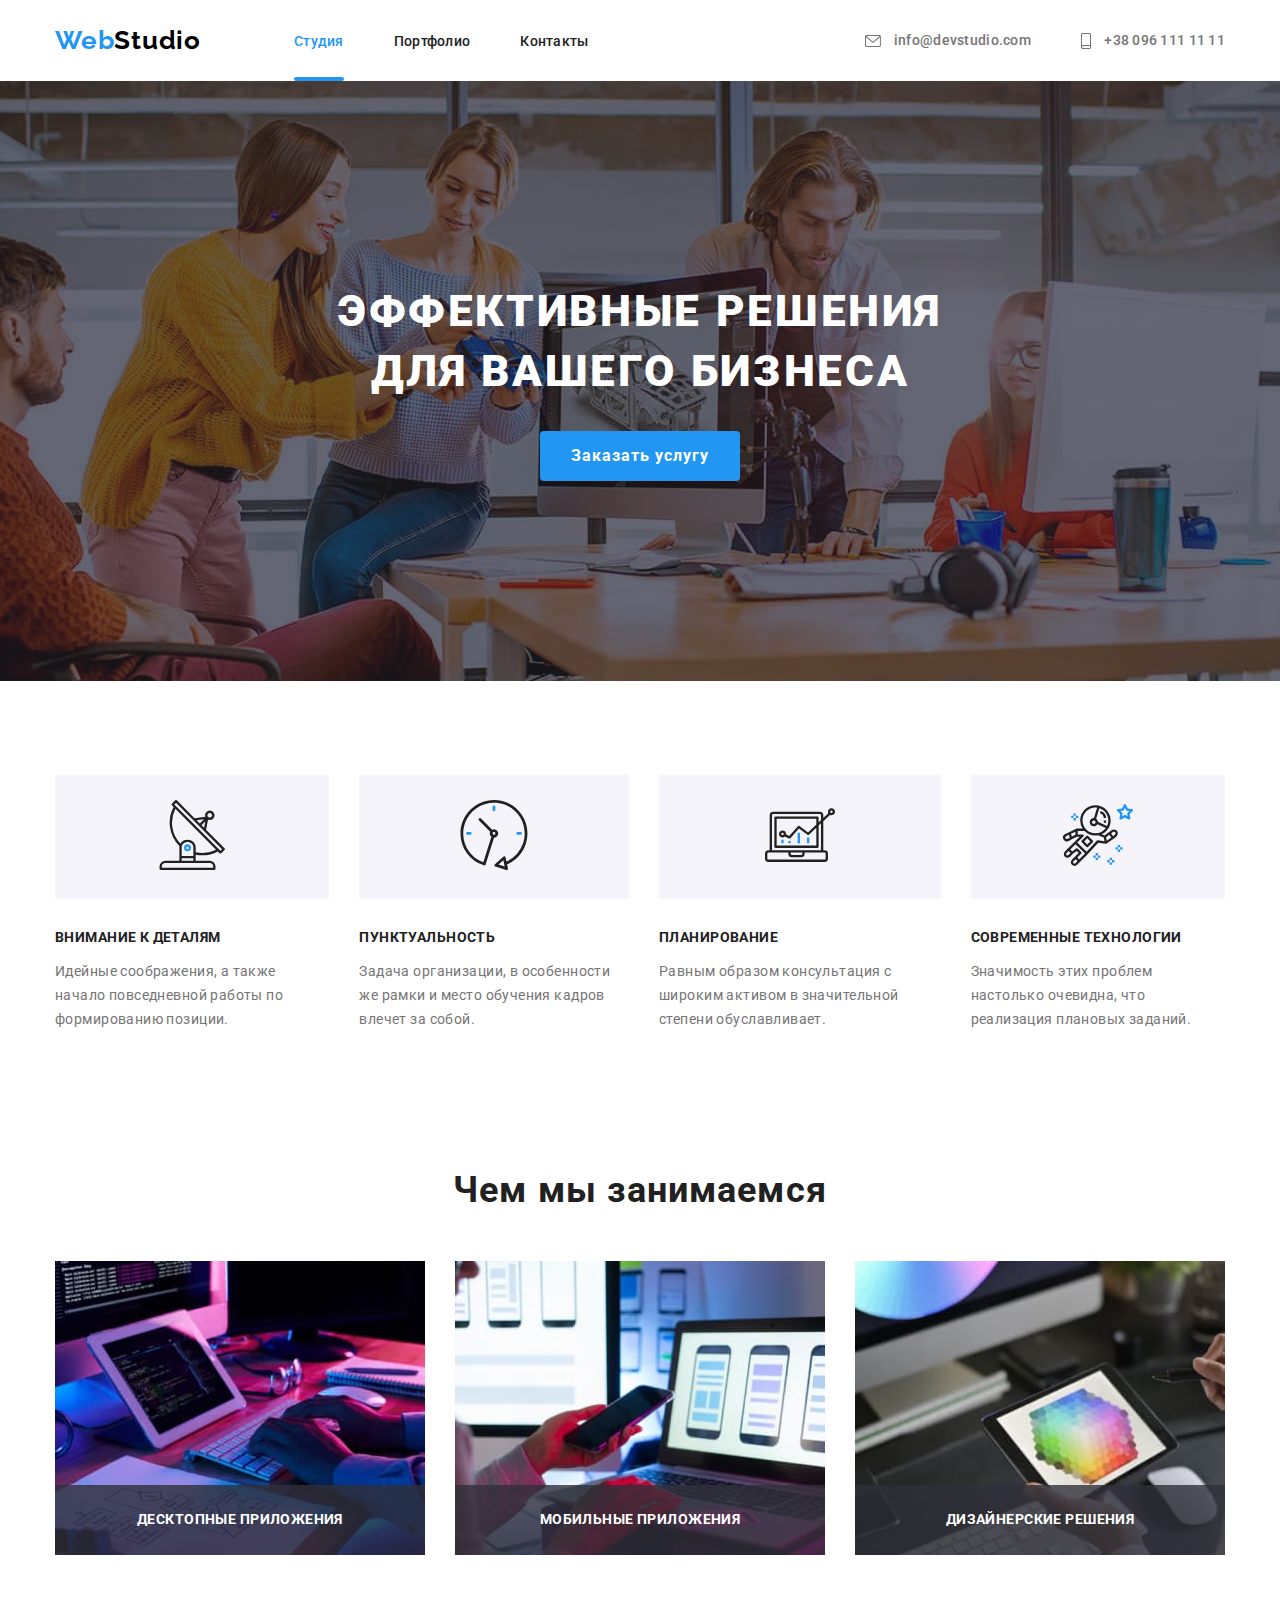
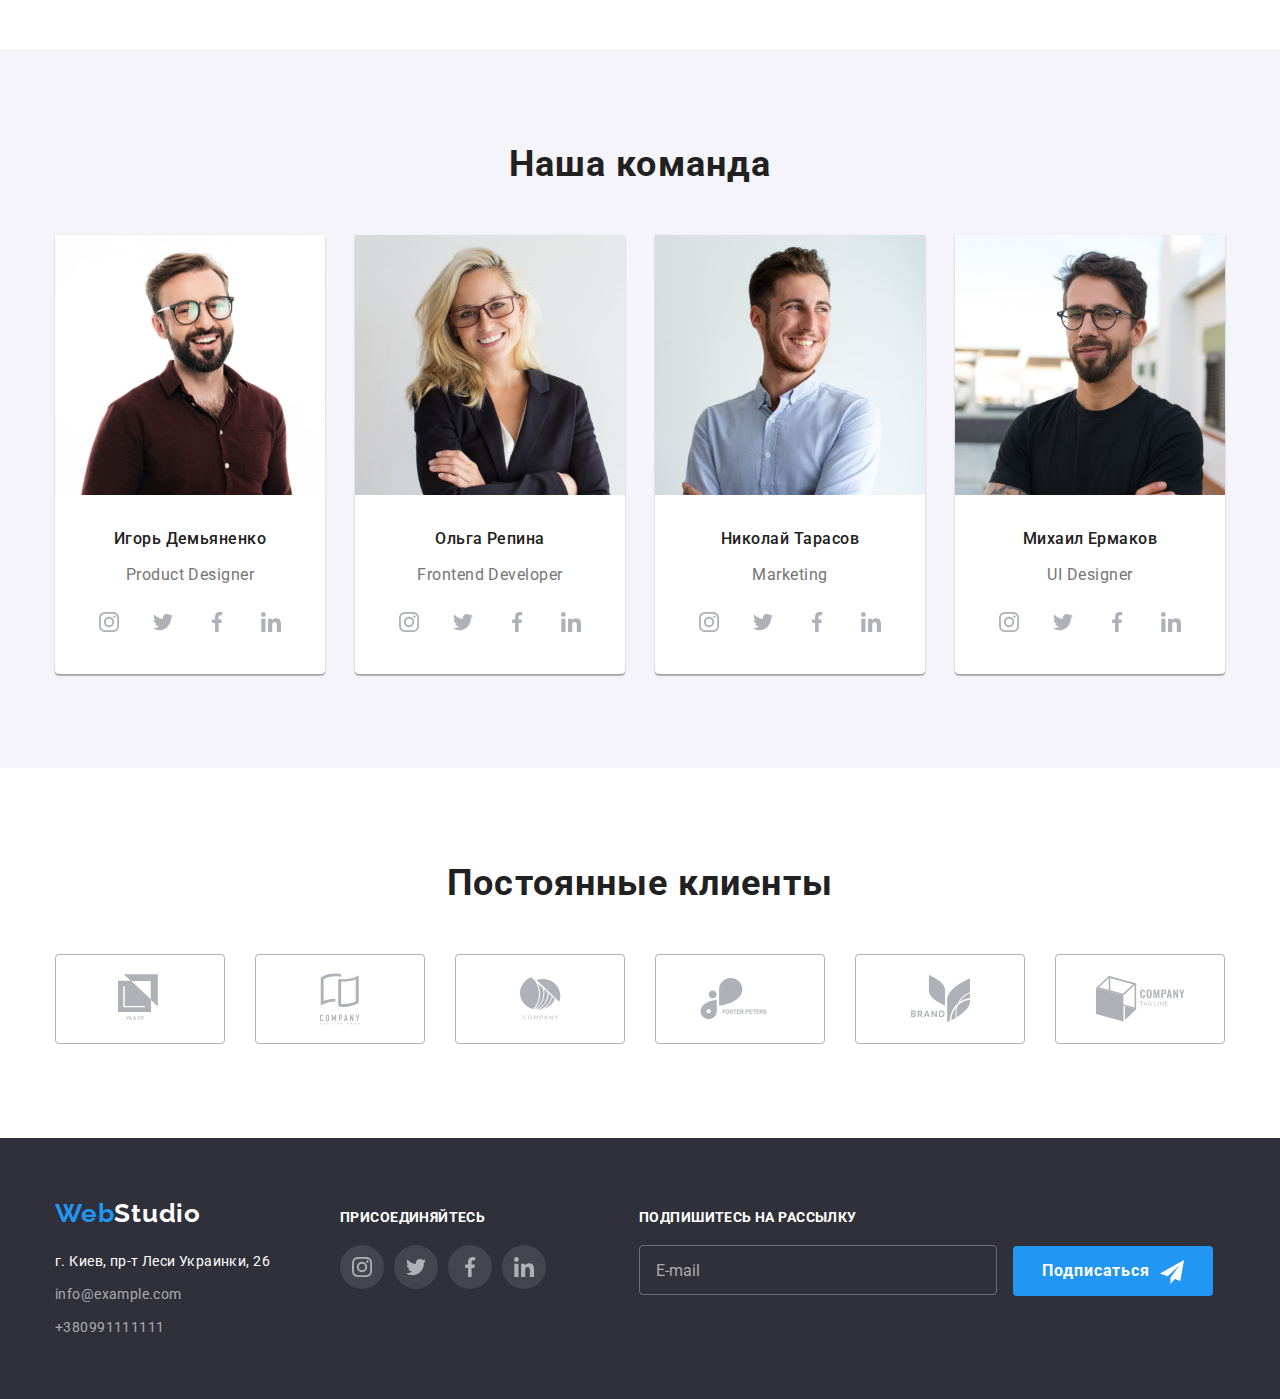
<file: index.html>
<!DOCTYPE html>
<html lang="ru">
  <head>
    <meta charset="UTF-8" />
    <meta name="viewport" content="width=device-width, initial-scale=1.0" />
    <title>WebStudio</title>
    <link
      rel="stylesheet"
      href="https://cdnjs.cloudflare.com/ajax/libs/modern-normalize/0.7.0/modern-normalize.min.css"
    />
    <link rel="stylesheet" href="./css/styles.css" />
    <link
      href="https://fonts.googleapis.com/css2?family=Raleway:wght@700&family=Roboto:wght@500&display=swap"
      rel="stylesheet"
    />
  </head>
  <body>
    <header>
      <div class="container">
        <nav class="navigation">
          <a class="header-logo link" href="./index.html"><span class="logo-blue link">Web</span>Studio</a>
          <ul class="nav-list list">
            <li class="nav-item">
              <a class="nav-item current link" href="./index.html">Студия</a>
            </li>
            <li class="nav-item">
              <a class="nav-item link" href="./portfolio.html">Портфолио</a>
            </li>
            <li class="nav-item link">
              <a class="nav-item link" href="#!">Контакты</a>
            </li>
          </ul>
          <ul class="contacts-list list"> 
          <li class="contacts-item">
            <a class="contacts-item link" href="mailto:info@devstudio.com">
              <svg class="icon-mail">
                <use href="./img/sprite.svg#icon-mail"></use>
              </svg>
              info@devstudio.com</a>
          </li>
          <li class="contacts-item">
            <a class="contacts-item link" href="tel:+380961111111">
              <svg class="icon-phone">
                <use href="./img/sprite.svg#icon-smartphone"></use>
              </svg>
              +38 096 111 11 11</a>
          </li>
        </ul>
        </nav>
      </div>
    </header>
    <main>
      <section class="banner">
          <h1 class="banner-heading">Эффективные решения для вашего бизнеса</h1>
          <!-- <button class="banner-button link" data-modal-open>Заказать услугу</button> -->
          <a href="#!" class="banner-button link" data-modal-open>Заказать услугу</a>
      </section>
      
      <section class="feature-section">
        <div class="container">
          <ul class="feature-list list">
            <li class="feature-item">
              <div class="feature-background"> 
                <svg class="feature-icon">
                    <use href="./img/sprite.svg#icon-antenna"></use>
                </svg>
              </div>
              <h3 class="feature-heading">Внимание к деталям</h3>
              <p class="feature-description">
                Идейные соображения, а также начало повседневной работы по формированию позиции.
              </p>
            </li>
            <li class="feature-item">
              <div class="feature-background"> 
                <svg class="feature-icon">
                    <use href="./img/sprite.svg#icon-clock"></use>
                </svg>
              </div>
              <h3 class="feature-heading">Пунктуальность</h3>
              <p class="feature-description">
                Задача организации, в особенности же рамки и место обучения кадров влечет за собой.
              </p>
            </li>
            <li class="feature-item">
              <div class="feature-background"> 
                <svg class="feature-icon">
                  <use href="./img/sprite.svg#icon-diagram"></use>
                </svg>
              </div>
              <h3 class="feature-heading">Планирование</h3>
              <p class="feature-description">
                Равным образом консультация с широким активом в значительной степени обуславливает.
              </p>
            </li>
            <li class="feature-item">
              <div class="feature-background"> 
                <svg class="feature-icon">
                  <use href="./img/sprite.svg#icon-astronaut"></use>
                </svg>
              </div>
              <h3 class="feature-heading">Современные технологии</h3>
              <p class="feature-description">
                Значимость этих проблем настолько очевидна, что реализация плановых заданий.
              </p>
            </li>
          </ul>
        </div>
      </section>

      <section class="job-section">
        <div class="container">
          <h2 class="job-heading">Чем мы занимаемся</h2>
          <ul class="job-item">
            <li class="job-item list"> 
              <a href="#!"><img src="./img/img1.jpg" alt="Десктопные приложения" width="370" />                             
                <div class="job-label">
                  <h3 class="job-name">Десктопные приложения</h3>
                </div>
              </a>
            </li>
            <li class="job-item list"> <a href="#!"><img src="./img/img2.jpg" alt="Мобильные приложения" width="370" />
             <div class="job-label">
                  <h3 class="job-name">Мобильные приложения</h3>
                </div>
            </a>
            </li>
            <li class="job-item list"> <a href="#!"><img src="./img/img3.jpg" alt="Дизайнерские решения" width="370" />
             <div class="job-label">
                  <h3 class="job-name">Дизайнерские решения</h3>
                </div>
            </a>
            </li>
          </ul>
        </div>
      </section>

      <section class="team-section">
        <div class="container">
          <h2 class="team-heading">Наша команда</h2>
          <ul class="team-worker list">
            <li class="team-list">
              <img src="./img/team1.jpg" alt="Product Designer" width="270" />
              <h3 class="team-name">Игорь Демьяненко</h3>
              <p class="team-function">Product Designer</p>
              <ul class="socials list">
                <li class="socials-item">
                  <a href="#!" class="socials-link">
                    <svg class="socials-icon">
                      <use href="./img/sprite.svg#icon-instagram"></use>
                    </svg>
                  </a>
                </li>
                <li class="socials-item">
                  <a href="#!" class="socials-link">
                    <svg class="socials-icon">
                      <use href="./img/sprite.svg#icon-twitter"></use>
                    </svg>
                  </a>
                </li>
                <li class="socials-item">
                  <a href="#!" class="socials-link">
                    <svg class="socials-icon">
                      <use href="./img/sprite.svg#icon-facebook"></use>
                    </svg>
                  </a>
                </li>
                <li class="socials-item">
                  <a href="#!" class="socials-link">
                    <svg class="socials-icon">
                      <use href="./img/sprite.svg#icon-linkedin"></use>
                    </svg>
                  </a>
                </li>
              </ul>
            </li>
            <li class="team-list">
              <img src="./img/team2.jpg" alt="Frontend Developer" width="270" />
              <h3 class="team-name">Ольга Репина</h3>
              <p class="team-function">Frontend Developer</p>
              <ul class="socials list">
                <li class="socials-item">
                  <a href="#!" class="socials-link">
                    <svg class="socials-icon">
                      <use href="./img/sprite.svg#icon-instagram"></use>
                    </svg>
                  </a>
                </li>
                <li class="socials-item">
                  <a href="#!" class="socials-link">
                    <svg class="socials-icon">
                      <use href="./img/sprite.svg#icon-twitter"></use>
                    </svg>
                  </a>
                </li>
                <li class="socials-item">
                  <a href="#!" class="socials-link">
                    <svg class="socials-icon">
                      <use href="./img/sprite.svg#icon-facebook"></use>
                    </svg>
                  </a>
                </li>
                <li class="socials-item">
                  <a href="#!" class="socials-link">
                    <svg class="socials-icon">
                      <use href="./img/sprite.svg#icon-linkedin"></use>
                    </svg>
                  </a>
                </li>
              </ul>
            </li>
            <li class="team-list">
              <img src="./img/team3.jpg" alt="Marketing" width="270" />
              <h3 class="team-name">Николай Тарасов</h3>
              <p class="team-function">Marketing</p>
              <ul class="socials list">
                <li class="socials-item">
                  <a href="#!" class="socials-link">
                    <svg class="socials-icon">
                      <use href="./img/sprite.svg#icon-instagram"></use>
                    </svg>
                  </a>
                </li>
                <li class="socials-item">
                  <a href="#!" class="socials-link">
                    <svg class="socials-icon">
                      <use href="./img/sprite.svg#icon-twitter"></use>
                    </svg>
                  </a>
                </li>
                <li class="socials-item">
                  <a href="#!" class="socials-link">
                    <svg class="socials-icon">
                      <use href="./img/sprite.svg#icon-facebook"></use>
                    </svg>
                  </a>
                </li>
                <li class="socials-item">
                  <a href="#!" class="socials-link">
                    <svg class="socials-icon">
                      <use href="./img/sprite.svg#icon-linkedin"></use>
                    </svg>
                  </a>
                </li>
              </ul>
            </li>
            <li class="team-list">
              <img src="./img/team4.jpg" alt="UI Designer" width="270" />
              <h3 class="team-name">Михаил Ермаков</h3>
              <p class="team-function">UI Designer</p>
              <ul class="socials list">
                <li class="socials-item">
                  <a href="#!" class="socials-link">
                    <svg class="socials-icon">
                      <use href="./img/sprite.svg#icon-instagram"></use>
                    </svg>
                  </a>
                </li>
                <li class="socials-item">
                  <a href="#!" class="socials-link">
                    <svg class="socials-icon">
                      <use href="./img/sprite.svg#icon-twitter"></use>
                    </svg>
                  </a>
                </li>
                <li class="socials-item">
                  <a href="#!" class="socials-link">
                    <svg class="socials-icon">
                      <use href="./img/sprite.svg#icon-facebook"></use>
                    </svg>
                  </a>
                </li>
                <li class="socials-item">
                  <a href="#!" class="socials-link">
                    <svg class="socials-icon">
                      <use href="./img/sprite.svg#icon-linkedin"></use>
                    </svg>
                  </a>
                </li>
              </ul>
            </li>
          </ul>
        </div>
      </section>

      <section class="clients-section">
        <div class="container">
          <h2 class="team-heading">Постоянные клиенты</h2>
          <ul class="flex list">
            <li class="clients-item">
              <a href="#!" class="clients-link">
                <svg class="clients-icon" width="44" height="49">
                  <use href="./img/sprite.svg#icon-logo1"></use>
                </svg>
              </a>
            </li>
            <li class="clients-item">
              <a href="#!" class="clients-link">
                <svg class="clients-icon" width="40" height="52">
                  <use href="./img/sprite.svg#icon-logo2" ></use>
                </svg>
              </a>
            </li>
            <li class="clients-item">
              <a href="#!" class="clients-link">
                <svg class="clients-icon" width="41" height="43">
                  <use href="./img/sprite.svg#icon-logo3"></use>
                </svg>
              </a>
            </li>
            <li class="clients-item">
              <a href="#!" class="clients-link">
                <svg class="clients-icon" width="80" height="42">
                  <use href="./img/sprite.svg#icon-logo4"></use>
                </svg>
              </a>
            </li>
            <li class="clients-item">
              <a href="#!" class="clients-link">
                <svg class="clients-icon" width="59" height="47">
                  <use href="./img/sprite.svg#icon-logo5"></use>
                </svg>
              </a>
            </li>
            <li class="clients-item">
              <a href="#!" class="clients-link">
                <svg class="clients-icon" width="89" height="46">
                  <use href="./img/sprite.svg#icon-logo6"></use>
                </svg>
              </a>
            </li>
          </ul>
          </div>
        </section>
    </main>

    <footer class="footer">
      <div class="flex container">
        <div>
          <a class="logo-white link" href="./index.html"><span class="logo-blue link">Web</span>Studio</a>
          <address class="footer-group">
            <p class="footer-address">г. Киев, пр-т Леси Украинки, 26</p>
            <a class="footer-contacts link" href="mailto:info@example.com">info@example.com</a>
            <a class="footer-contacts link" href="tel:+380991111111">+380991111111</a>
          </address>
        </div>
        <div class="footer-socials">
          <h3 class="footer-heading">присоединяйтесь</h3>
          <ul class="flex list">
            <li class="socials-item">
              <a href="#!" class="socials-link footer-socials-bckgr">
                <svg class="socials-icon footer-icon">
                  <use href="./img/sprite.svg#icon-instagram"></use>
                </svg>
              </a>
            </li>
            <li class="socials-item">
              <a href="#!" class="socials-link footer-socials-bckgr">
                <svg class="socials-icon footer-icon">
                  <use href="./img/sprite.svg#icon-twitter"></use>
                </svg>
              </a>
            </li>
            <li class="socials-item">
              <a href="#!" class="socials-link footer-socials-bckgr">
                <svg class="socials-icon footer-icon">
                  <use href="./img/sprite.svg#icon-facebook"></use>
                </svg>
              </a>
            </li>
            <li class="socials-item">
              <a href="#!" class="socials-link footer-socials-bckgr">
                <svg class="socials-icon footer-icon">
                  <use href="./img/sprite.svg#icon-linkedin"></use>
                </svg>
              </a>
            </li>
          </ul>
        </div>
        <form class="subscribe">
          <h3 class="subscribe-title">Подпишитесь на рассылку</h3>
          <input type="email" name="subscribe-email" class="subscribe-input" placeholder="E-mail">
          <button type="submit" class="button subscribe-button">Подписаться</button>
        </form> 
      </div>
    </footer>

    <!-- modal win -->
    <div class="backdrop is-hidden" data-modal>
      <div class="modal">
        <button class="close-button" data-modal-close>
          <svg class="close-icon" width="18">
            <use href="./img/sprite.svg#modal-close"></use>
          </svg>
        </button>
        <h3 class="modal-title">Оставьте свои данные, мы вам перезвоним</h3>
          <form action="#" method="POST">
            <label class="form-label">
              Имя
              <input type="text" name="user-name" class="form-input">
              <svg class="form-icon">
                <use href="./img/sprite.svg#modal-person"></use>
              </svg>
            </label>
            <label class="form-label">
              Телефон
              <input type="tel" name="user-tel" class="form-input">
              <svg class="form-icon">
                <use href="./img/sprite.svg#modal-phone"></use>
              </svg>
            </label>
            <label class="form-label">
              Почта
              <input type="email" name="user-email" class="form-input">
              <svg class="form-icon">
                <use href="./img/sprite.svg#modal-email"></use>
              </svg>
            </label>
            <label class="form-comment">
              Комментарий
              <textarea name="comment" class="form-input comment-input" placeholder="Введите текст"></textarea>
            </label>
            <label class="checkbox">
              <input type="checkbox" name="agreement" class="checkbox visually-hidden">
              <span class="checkbox-icon"></span>
                Соглашаюсь с рассылкой и принимаю <a href="#!" class="checkbox-link">Условия договора</a>
            </label>
            <button type="submit" class="form-button">Отправить</button>
          </form>
      </div>
    </div>
    <script src="./js/modal.js"></script>
  </body>
</html>
</file>
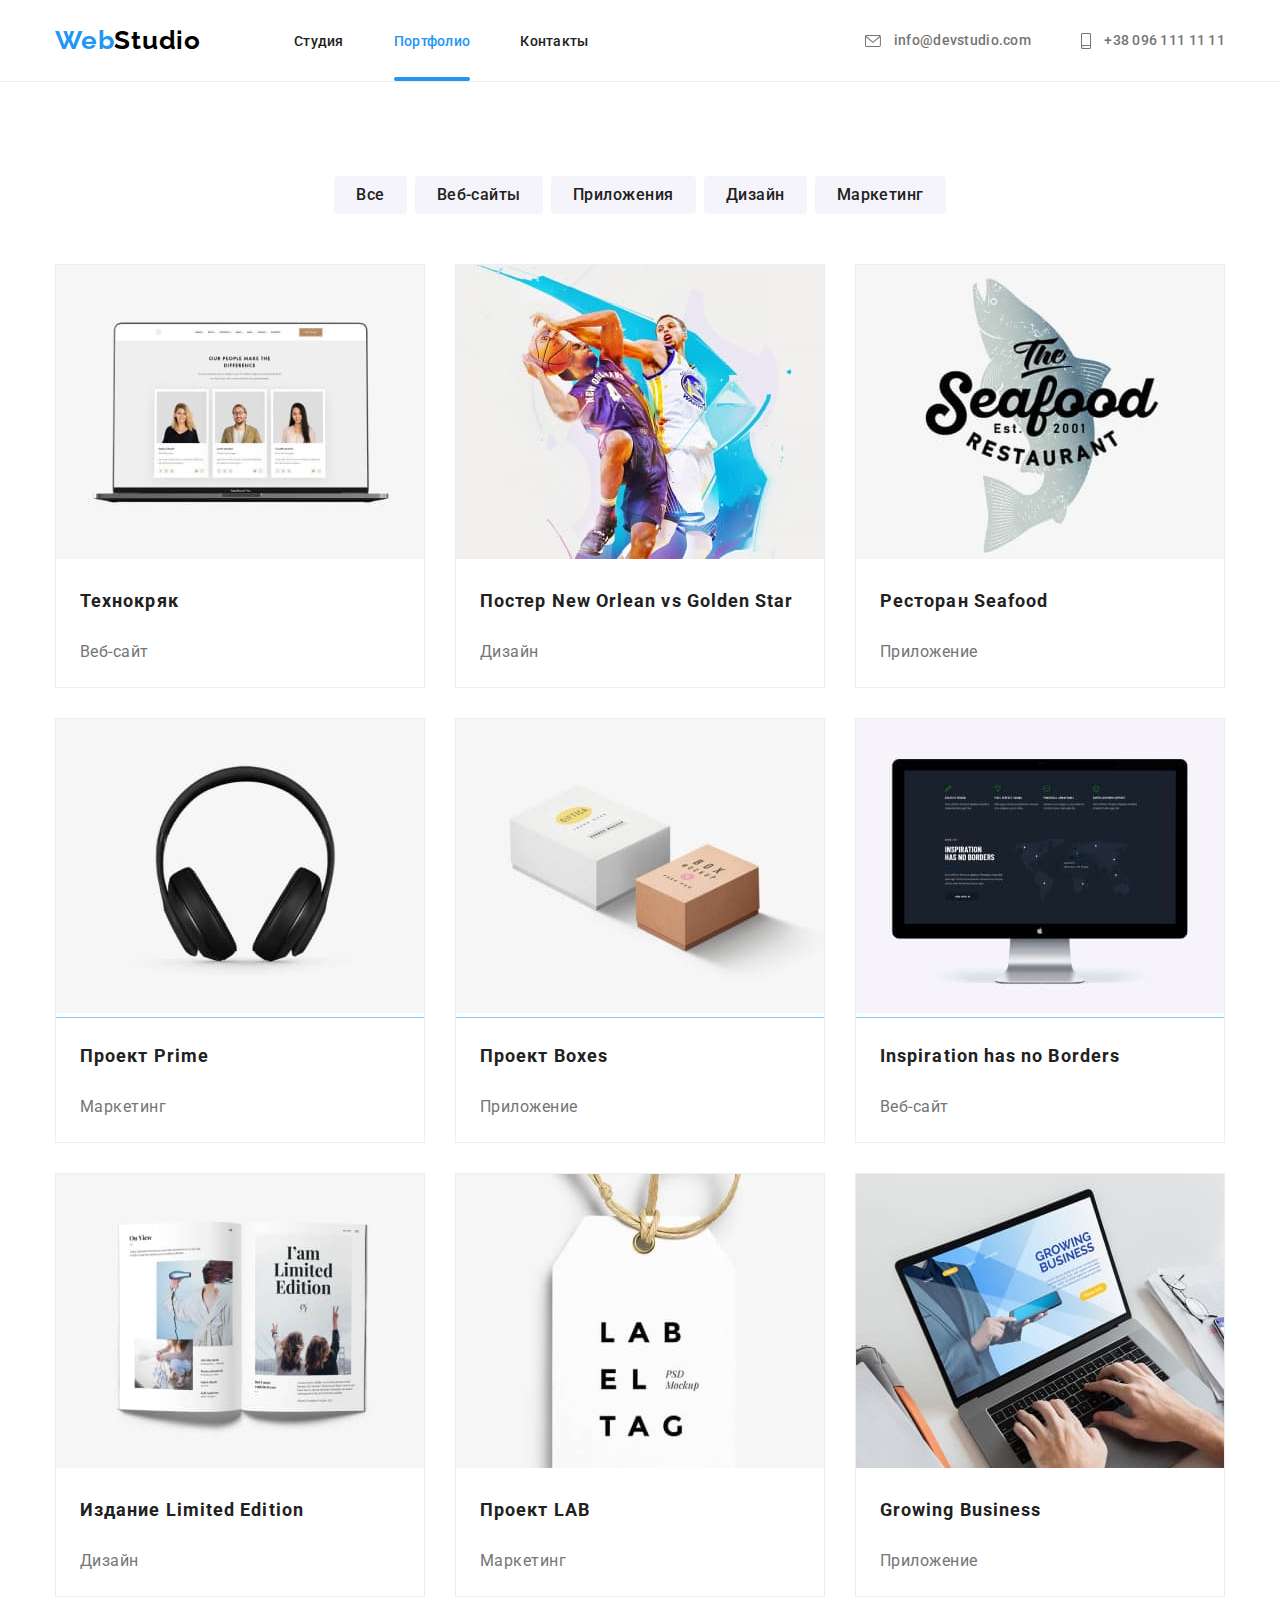
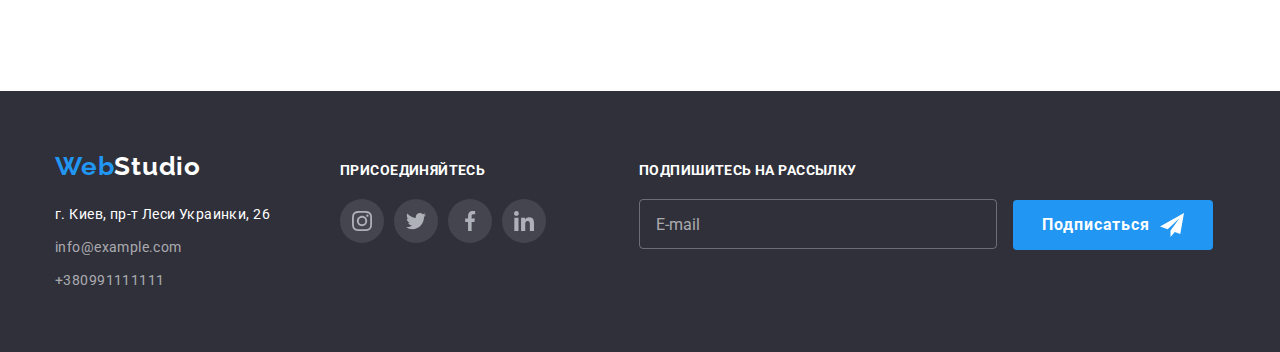
<file: portfolio.html>
<!DOCTYPE html>
<html lang="ru">
  <head>
    <meta charset="UTF-8" />
    <meta name="viewport" content="width=device-width, initial-scale=1.0" />
    <title>WebStudio</title>
    <link
      rel="stylesheet"
      href="https://cdnjs.cloudflare.com/ajax/libs/modern-normalize/0.7.0/modern-normalize.min.css"
    />
    <link rel="stylesheet" href="./css/styles.css" />
    <link
      href="https://fonts.googleapis.com/css2?family=Raleway:wght@700&family=Roboto:wght@500&display=swap"
      rel="stylesheet"
    />
  </head>
  <body>
    <header class="header">
      <div class="container">
        <nav class="navigation">
          <a class="header-logo link" href="./index.html"><span class="logo-blue link">Web</span>Studio</a>
          <ul class="nav-list list">
            <li class="nav-item">
              <a class="nav-item link" href="./index.html">Студия</a>
            </li>
            <li class="nav-item">
              <a class="nav-item current link" href="./portfolio.html">Портфолио</a>
            </li>
            <li class="nav-item link">
              <a class="nav-item link" href="#!">Контакты</a>
            </li>
          </ul>
          <ul class="contacts-list list"> 
          <li class="contacts-item">
            <a class="contacts-item link" href="mailto:info@devstudio.com">
              <svg class="icon-mail">
                <use href="./img/sprite.svg#icon-mail"></use>
              </svg>
              info@devstudio.com</a>
          </li>
          <li class="contacts-item">
            <a class="contacts-item link" href="tel:+380961111111">
              <svg class="icon-phone">
                <use href="./img/sprite.svg#icon-smartphone"></use>
              </svg>
              +38 096 111 11 11</a>
          </li>
        </ul>
        </nav>
      </div>
    </header>
    <main>
      <section class="porfolio-section">
        <div class="container">
          <div class="portfolio-switcher">
            <button class="portfolio-button" type="button">Все</button>
            <button class="portfolio-button" type="button">Веб-сайты</button>
            <button class="portfolio-button" type="button">Приложения</button>
            <button class="portfolio-button" type="button">Дизайн</button>
            <button class="portfolio-button" type="button">Маркетинг</button>
          </div>
          <ul class="portfolio-section list"> 
              <li class="site-card">
                <a class="link" href="#!">
                  <div class="site-thumb">
                    <img src="./img/proj1.jpg" alt="Технокряк" width="370" />
                    <div class=thumb-overlay>
                      <p class="thumb-overlay-text">Технокряк это современная площадка распространения коронавируса. Компании используют эту платформу для цифрового шпионажа и атак на защищённые сервера конкурентов.</p>  
                    </div>
                  </div>
                  <div class="site-description">
                    <h3 class="site-name">Технокряк</h3>
                    <p class="site-type">Веб-сайт</p>
                  </div>
                </a>
              </li>
              <li class="site-card">
                <a class="link" href="#!">
                  <div class="site-thumb">
                    <img src="./img/proj2.jpg" alt="Постер New Orlean vs Golden Star" width="370" />
                    <div class=thumb-overlay>
                      <p class="thumb-overlay-text">New Orlean это современная площадка распространения коронавируса. Компании используют эту платформу для цифрового шпионажа и атак на защищённые сервера конкурентов.</p>  
                    </div>
                  </div>                  
                  <div class="site-description">
                    <h3 class="site-name">Постер New Orlean vs Golden Star</h3>
                    <p class="site-type">Дизайн</p>
                  </div>
                </a>
              </li>
              <li class="site-card">
                <a class="link" href="#!">
                  <div class="site-thumb">
                    <img src="./img/proj3.jpg" alt="Ресторан Seafood" width="370" />
                    <div class=thumb-overlay>
                      <p class="thumb-overlay-text">Ресторан Seafood это современная площадка распространения коронавируса. Компании используют эту платформу для цифрового шпионажа и атак на защищённые сервера конкурентов.</p>  
                    </div>
                  </div>                  
                  <div class="site-description">
                    <h3 class="site-name">Ресторан Seafood</h3>
                    <p class="site-type">Приложение</p>
                  </div>
                </a>
              </li>
              <li class="site-card">
                <a class="link" href="#!">
                  <div class="site-thumb">
                    <img src="./img/proj4.jpg" alt="Проект Prime" width="370" />
                    <div class=thumb-overlay>
                      <p class="thumb-overlay-text">Проект Prime это современная площадка распространения коронавируса. Компании используют эту платформу для цифрового шпионажа и атак на защищённые сервера конкурентов.</p>  
                    </div>
                  </div>                   
                  <div class="site-description">
                    <h3 class="site-name">Проект Prime</h3>
                    <p class="site-type">Маркетинг</p>
                  </div>
                </a>
              </li>
              <li class="site-card">
                <a class="link" href="#!">
                  <div class="site-thumb">
                    <img src="./img/proj5.jpg" alt="Проект Boxes" width="370" />
                    <div class=thumb-overlay>
                      <p class="thumb-overlay-text">Проект Boxes это современная площадка распространения коронавируса. Компании используют эту платформу для цифрового шпионажа и атак на защищённые сервера конкурентов.</p>  
                    </div>
                  </div>                   
                  <div class="site-description">
                    <h3 class="site-name">Проект Boxes</h3>
                    <p class="site-type">Приложение</p>
                  </div>
                </a>
              </li>
              <li class="site-card">
                <a class="link" href="#!">
                  <div class="site-thumb">
                    <img src="./img/proj6.jpg" alt="Inspiration has no Borders" width="370" />
                    <div class=thumb-overlay>
                      <p class="thumb-overlay-text">Inspiration это современная площадка распространения коронавируса. Компании используют эту платформу для цифрового шпионажа и атак на защищённые сервера конкурентов.</p>  
                    </div>
                  </div>                   
                  <div class="site-description">
                    <h3 class="site-name">Inspiration has no Borders</h3>
                    <p class="site-type">Веб-сайт</p>
                  </div>
                </a>
              </li>
              <li class="site-card">
                <a class="link" href="#!">
                  <div class="site-thumb">
                    <img src="./img/proj7.jpg" alt="Издание Limited Edition" width="370" />
                    <div class=thumb-overlay>
                      <p class="thumb-overlay-text">Limited Edition это современная площадка распространения коронавируса. Компании используют эту платформу для цифрового шпионажа и атак на защищённые сервера конкурентов.</p>  
                    </div>
                  </div>                   
                  <div class="site-description">
                    <h3 class="site-name">Издание Limited Edition</h3>
                    <p class="site-type">Дизайн</p>
                  </div>
                </a>
              </li>
              <li class="site-card">
                <a class="link" href="#!">
                  <div class="site-thumb">
                    <img src="./img/proj8.jpg" alt="Проект LAB" width="370" />
                    <div class=thumb-overlay>
                      <p class="thumb-overlay-text">Проект LAB это современная площадка распространения коронавируса. Компании используют эту платформу для цифрового шпионажа и атак на защищённые сервера конкурентов.</p>  
                    </div>
                  </div>                   
                  <div class="site-description">
                    <h3 class="site-name">Проект LAB</h3>
                    <p class="site-type">Маркетинг</p>
                  </div>
                </a>
              </li>
              <li class="site-card">
                <a class="link" href="#!">
                  <div class="site-thumb">
                    <img src="./img/proj9.jpg" alt="Growing Business" width="370" />
                    <div class=thumb-overlay>
                      <p class="thumb-overlay-text">Growing Business это современная площадка распространения коронавируса. Компании используют эту платформу для цифрового шпионажа и атак на защищённые сервера конкурентов.</p>  
                    </div>
                  </div>                  
                  <div class="site-description">
                    <h3 class="site-name">Growing Business</h3>
                    <p class="site-type">Приложение</p>
                  </div>
                </a>
              </li>
          </ul>
        </div>
      </section>
    </main>
    <footer class="footer">
      <div class="flex container">
        <div>
          <a class="logo-white link" href="./index.html"><span class="logo-blue link">Web</span>Studio</a>
          <address class="footer-group">
            <p class="footer-address">г. Киев, пр-т Леси Украинки, 26</p>
            <a class="footer-contacts link" href="mailto:info@example.com">info@example.com</a>
            <a class="footer-contacts link" href="tel:+380991111111">+380991111111</a>
          </address>
        </div>
        <div class="footer-socials">
          <h3 class="footer-heading">присоединяйтесь</h3>
          <ul class="flex list">
            <li class="socials-item">
              <a href="#!" class="socials-link footer-socials-bckgr">
                <svg class="socials-icon footer-icon">
                  <use href="./img/sprite.svg#icon-instagram"></use>
                </svg>
              </a>
            </li>
            <li class="socials-item">
              <a href="#!" class="socials-link footer-socials-bckgr">
                <svg class="socials-icon footer-icon">
                  <use href="./img/sprite.svg#icon-twitter"></use>
                </svg>
              </a>
            </li>
            <li class="socials-item">
              <a href="#!" class="socials-link footer-socials-bckgr">
                <svg class="socials-icon footer-icon">
                  <use href="./img/sprite.svg#icon-facebook"></use>
                </svg>
              </a>
            </li>
            <li class="socials-item">
              <a href="#!" class="socials-link footer-socials-bckgr">
                <svg class="socials-icon footer-icon">
                  <use href="./img/sprite.svg#icon-linkedin"></use>
                </svg>
              </a>
            </li>
          </ul>
        </div>
        <form class="subscribe">
          <h3 class="subscribe-title">Подпишитесь на рассылку</h3>
          <input type="email" name="subscribe-email" class="subscribe-input" placeholder="E-mail">
          <button type="submit" class="button subscribe-button">Подписаться</button>
        </form> 
      </div>
    </footer>
  </body>
</html>
</file>
<file: css/styles.css>
:root {
  --primary-text-color: #757575;
  --title-text-color: #212121;
  --active-link-color: #2196f3;
}

.list {
  list-style: none;
  padding: 0;
  margin: 0;
}

.link {
  text-decoration: none;
}

.flex {
  display: flex;
}

body {
  font-family: Roboto, sans-serif;
  font-style: normal;
  font-weight: normal;
  color: var(--primary-text-color);
}

/* img {
  display: block;
  width: 100%;
  height: auto;
} */

/* main container geometry */

.container {
  width: 1200px;
  padding-left: 15px;
  padding-right: 15px;
  margin-left: auto;
  margin-right: auto;
}

/* logo styles */

.header-logo {
  margin-right: 93px;
  padding-top: 25px;
  padding-bottom: 25px;
  font-family: Raleway, sans-serif;
  font-style: normal;
  font-weight: bold;
  font-size: 26px;
  line-height: 31px;
  letter-spacing: 0.03em;
  color: #000000;
}

.logo-blue {
  font-family: Raleway, sans-serif;
  font-style: normal;
  font-weight: bold;
  font-size: 26px;
  line-height: 31px;
  letter-spacing: 0.03em;
  color: var(--active-link-color);
}

.logo-white {
  font-family: Raleway, sans-serif;
  font-style: normal;
  font-weight: bold;
  font-size: 26px;
  line-height: 31px;
  letter-spacing: 0.03em;
  color: #ffffff;
}

.header {
  border-bottom: 1px solid #ececec;  
}

/* navigation */

.navigation {
  display: flex;
  align-items: center;
}

.nav-list {
  display: flex;
  padding-left: 0;
}

.nav-item {
  position: relative;
  padding: 32px 0;
  font-weight: 500;
  font-size: 14px;
  line-height: 16px;
  letter-spacing: 0.02em;
  color: var(--title-text-color);
}

.nav-item:not(:last-child) {
  margin-right: 50px;
}

.nav-item:hover,
.nav-item:focus,
.current {
  color: var(--active-link-color);
}

.nav-item .current::after {
  position: absolute;
  left: 0;
  bottom: 0;
  content: '';
  width: 100%;
  height: 4px;
  display: block;
  border-radius: 2px;
  background-color: var(--active-link-color);
}

.contacts-list {  
  display: flex;
  margin-left: auto;
}

.contacts-item {
  font-weight: 500;
  font-size: 14px;
  line-height: 16px;
  letter-spacing: 0.02em;
  color: var(--primary-text-color);
  transition: color 250ms cubic-bezier(0.4, 0, 0.2, 1);
}

.contacts-item:not(:last-child) {
  margin-right: 50px;
}

.contacts-item:hover,
.contacts-item:focus {
  color: var(--active-link-color);
}

.icon-mail {
  width: 16px;
  height: 12px;
  vertical-align: middle;
  margin-right: 10px;
  fill: var(--primary-text-color);
}

.icon-phone {
  width: 10px;
  height: 16px;
  vertical-align: middle;
  margin-right: 10px;
  fill: var(--primary-text-color);
}

.contacts-item:hover .icon-mail,
.contacts-item:focus .icon-mail,
.contacts-item:hover .icon-phone,
.contacts-item:focus .icon-phone {
  fill: var(--active-link-color);
}

/* banner section */

.banner {
  height: 600px;
  max-width: 1600px;
  display: flex;
  margin: 0 auto;
  flex-direction: column;
  justify-content: center;
  text-align: center;
  background: #2f303a;
  background-image: linear-gradient(
      rgba(47, 48, 58, 0.4),
      rgba(47, 48, 58, 0.4)
    ),
  url("../img/banner.jpg");
  background-size: cover;
  background-repeat: no-repeat;
  background-position: center;
}

/* .banner(previous){
  padding-top: 200px;
  padding-bottom: 200px;
  text-align: center;
  background: #2f303a;
  background-image: linear-gradient(
      rgba(47, 48, 58, 0.4),
      rgba(47, 48, 58, 0.4)
    ),
  url("../img/banner.jpg");
  background-size: cover;
  background-repeat: no-repeat;
  background-position: center;
} */

.banner-heading {
  width: 696px;
  margin-top: 0;
  margin-bottom: 30px;
  margin-left: auto;
  margin-right: auto;
  font-weight: 900;
  font-size: 44px;
  line-height: 60px;
  text-align: center;
  letter-spacing: 0.06em;
  text-transform: uppercase;
  color: #ffffff;
}

.banner-button {
  display: inline-block;
  height: 50px;
  width: 200px;
  margin-left: auto;
  margin-right: auto;
  padding-top: 10px;
  padding-bottom: 10px;
  border-radius: 4px;
  font-weight: bold;
  font-size: 16px;
  line-height: 30px;
  letter-spacing: 0.06em;
  color: #ffffff;
  background: var(--active-link-color);
  cursor: pointer;
}

/* feature section */

.feature-section {
  padding-top: 94px;
  padding-bottom: 94px;
}

.feature-list{
  display: flex;
  padding-left: 0;
  margin-top: 0;
  margin-bottom: 0;
}

.feature-item:not(:last-child) {
  margin-right: 30px;
}

.feature-heading {
  margin-top: 0;
  margin-bottom: 10px;
  font-weight: bold;
  font-size: 14px;
  line-height: 16px;
  letter-spacing: 0.03em;
  text-transform: uppercase;
  color: var(--title-text-color);
}

.feature-description {
  font-size: 14px;
  line-height: 24px;
  letter-spacing: 0.03em;
  color: var(--primary-text-color);
}

.feature-background {
  background-color: #f5f4fa;
  padding-top: 25px;
  padding-bottom: 25px;
  margin-bottom: 30px;
  text-align: center;
}

.feature-icon {
  width: 70px;
  height: 70px;
}

/* job section */

.job-section {
  padding-bottom: 94px;
}

.job-heading {
  margin-bottom: 50px;
  text-align: center;
  font-weight: bold;
  font-size: 36px;
  line-height: 42px;
  letter-spacing: 0.03em;
  color: var(--title-text-color);
}

.job-item {
  display: flex;
  position: relative;
  margin-bottom: 0px;
  padding-left: 0;
  margin-top: 0;
  margin-bottom: 0;
  height: 294px; 
}

.job-item:not(:last-child) {
  margin-right: 30px;
}

.job-label {
  position: absolute;
  margin-left: auto;
  margin-right: auto;
  padding: 5px;
  display: flex;
  justify-content: center;
  align-items: center;
  left: 0;
  bottom: 0;
  width: 100%;
  height: 70px;
  background-color: rgba(47, 48, 58, 0.8);
}

.job-name {
  margin-top: 0;
  margin-bottom: 0; 
  font-weight: 700;
  font-size: 14px;
  line-height: 1.14;
  letter-spacing: 0.03em;
  text-transform: uppercase;
  color: #ffffff;
}

/* team section */

.team-section {
  padding-top: 94px;
  padding-bottom: 94px;
  background: #f5f4fa;
}

.team-heading {
  margin-top: 0px;
  margin-bottom: 50px;
  text-align: center;
  font-weight: bold;
  font-size: 36px;
  line-height: 42px;
  letter-spacing: 0.03em;
  color: var(--title-text-color);
}

.team-worker {
  display: flex;
  padding-left: 0;
  padding-bottom: 0;
  margin-top: 0;
  margin-bottom: 0;
}

.team-name {
  margin-top: 30px;
  margin-bottom: 10px;
  font-weight: 500;
  font-size: 16px;
  line-height: 1.18;
  letter-spacing: 0.03em;
  color: var(--title-text-color);
}

.team-list {
  text-align: center;
  background-color: #ffffff;
  box-shadow: 0px 1px 3px rgba(0, 0, 0, 0.12), 
  0px 1px 1px rgba(0, 0, 0, 0.14), 0px 2px 1px rgba(0, 0, 0, 0.2);
  border-radius: 0px 0px 4px 4px;
}

.team-list:not(:last-child) {
  margin-right: 30px;
}

.team-function {
  margin-bottom: 16px;
  font-size: 16px;
  line-height: 19px;
  letter-spacing: 0.03em;
  color: var(--primary-text-color);
}

.socials {
  display: flex;
  justify-content: center;
  padding-left: 0;  
  margin-bottom: 30px;
}

.socials-link {
  display: flex;
  justify-content: center;
  align-items: center;
  width: 44px;
  height: 44px;
  border-radius: 50%;
  fill: #AFB1B8;
  transition: background-color 250ms cubic-bezier(0.4, 0, 0.2, 1); 
  transition: fill 250ms cubic-bezier(0.4, 0, 0.2, 1);
}

.socials-item:not(:last-child) {
  margin-right: 10px;
}

.socials-icon {
  width: 20px;
  height: 20px;
}

.socials-link:hover,
.socials-link:focus {
  background-color: var(--active-link-color);
  transition: background-color 250ms cubic-bezier(0.4, 0, 0.2, 1); 
}

.socials-link:hover .socials-icon,
.socials-link:focus .socials-icon {
  fill: #FFFFFF;
  transition: fill 250ms cubic-bezier(0.4, 0, 0.2, 1);
}

/* clients section */

.clients-section {
  padding-top: 94px;
  padding-bottom: 94px;
}

.clients-list {
  display: flex;
}

.clients-item:not(:last-child) {
  margin-right: 30px;
}

.clients-link {
  color: #afb1b8;
  display: flex;
  justify-content: center;
  align-items: center;
  width: 170px;
  height: 90px;
  border: 1px solid #afb1b8;
  border-radius: 4px;
}

.clients-icon {
  fill: currentColor;
  transition: fill 250ms cubic-bezier(0.4, 0, 0.2, 1);
}

.clients-link:hover,
.clients-link:focus {
  border: 1px solid var(--active-link-color);
}

.clients-link:hover .clients-icon {
  fill: var(--active-link-color);
}

/* footer */

.footer {
  padding-top: 60px;
  padding-bottom: 60px; 
  background: #2f303a;
  color: #ffffff;
}

.footer .flex {
  align-items: baseline;  
}

.footer-address {
  display: flex;
  margin: 0;
  font-family: Roboto;
  font-style: normal;
  font-weight: normal;
  font-size: 14px;
  line-height: 24px;
  letter-spacing: 0.03em;
  color: #FFFFFF;
}

.footer-group {
  margin-top: 20px;
}

.footer-contacts {
  display: flex;
  margin-top: 9px;
  font-size: 14px;
  line-height: 24px;
  letter-spacing: 0.03em;
  font-style: normal;
  color: rgba(255, 255, 255, 0.6);
}

.footer-contacts:hover,
.footer-contacts:focus {
  color: var(--active-link-color);
}

.footer-heading {
  margin-top: 0; 
  margin-bottom: 20px;
  text-transform: uppercase;
  color: #ffffff;
  font-size: 14px;
  line-height: 1.14;
  letter-spacing: 0.03em;
}

.footer-socials-bckgr {
  background-color: rgba(255, 255, 255, 0.1);
}

.social-icon .footer-icon {
  fill: #ffffff;
}

.footer-socials {
  margin-left: 70px;
}

/* subscribe-form */

.subscribe {
  margin-left: 93px;
}

.subscribe-title {
  margin-top: 0;
  margin-bottom: 20px;
  text-transform: uppercase;
  color: #ffffff;
  font-size: 14px;
  line-height: 1.14;
  letter-spacing: 0.03em;
}

.subscribe-input {
  width: 358px;
  height: 50px;
  padding: 15px 16px;
  background-color: transparent;
  color: #ffffff;
  border: 1px solid rgba(255, 255, 255, 0.3);
  border-radius: 4px;
}

.subscribe-input::placeholder {
  color: rgba(255, 255, 255, 0.6);
}

.subscribe-button {
  display: inline-block;
  width: 200px;
  height: 50px;
  margin-left: 12px;
  border-radius: 4px;
  font-weight: 700;
  font-size: 16px;
  line-height: 1.87;
  letter-spacing: 0.06em;
  border: 0;
  color: #ffffff;
  background-color: var(--active-link-color);
  cursor: pointer;
}

.subscribe-button::after {
  content: '';
  display: inline-block;
  width: 24px;
  height: 24px;
  margin-left: 10px;
  vertical-align: middle;
  background-image: url('../img/subscribe.svg');
  background-size: contain;
}

/* portfolio  */

.portfolio-switcher {
  display: flex;
  justify-content: center;
  margin-top: 94px;
  padding-left: 0;
  margin-bottom: 50px;
}

.portfolio-button {
  display: block;
  padding: 6px 22px;
  font-weight: 500;
  font-size: 16px;
  line-height: 26px;
  text-align: center;
  letter-spacing: 0.03em;
  color: #212121;
  background: #f5f4fa;
  border-radius: 4px; 
  border-style: none;
  transition: 250ms cubic-bezier(0.4, 0, 0.2, 1);
}

.portfolio-button:hover,
.portfolio-button:focus {
  color: #ffffff;
  background: #2196f3;
  box-shadow: 0px 3px 1px rgba(0, 0, 0, 0.1), 0px 1px 2px rgba(0, 0, 0, 0.08),
  0px 2px 2px rgba(0, 0, 0, 0.12);
  cursor: pointer;
}

.portfolio-button:not(:last-child) {
  margin-right: 8px;
}

.portfolio-section {
  display: flex;
  flex-wrap: wrap;
  padding-left: 0px;
  padding-bottom: 94px;
  margin: 0px; 
}

/* worx */

.site-name {
  font-weight: bold;
  font-size: 18px;
  line-height: 36px;
  letter-spacing: 0.06em;
  color: var(--title-text-color);
  margin-top: 0;
}

.site-type {
  margin: 0;
  font-size: 16px;
  line-height: 30px;
  letter-spacing: 0.03em;
  color: var(--primary-text-color);
}

.site-card {
  width: calc((100% - 30px * 2) / 3);
  border: 1px solid #eeeeee;
}

.site-card:hover {
  box-shadow: 0px 1px 1px rgba(0, 0, 0, 0.12),
  0px 4px 4px rgba(0, 0, 0, 0.06), 1px 4px 6px rgba(0, 0, 0, 0.16);
}

.site-card:not(:nth-child(3n)) {
  margin-right: 30px;
}

.site-card:not(:nth-last-child(-n+3)) {
  margin-bottom: 30px;
}

.site-description {
  padding: 20px 24px;
}

.site-thumb {
  position: relative;
  overflow: hidden;
}

.thumb-overlay {
  position: absolute;
  top: 0;
  left: 0;
  width: 100%;
  height: 100%;
  padding: 63px 24px; 
  background-color: rgba(33, 150, 243, 0.9);
  transform: translateY(100%);
  transition: transform 250ms cubic-bezier(0.4, 0, 0.2, 1);
}

.thumb-overlay-text {
  font-size: 18px;
  line-height: 1.56;
  color: #ffffff;
  margin: 0;
}

.site-card:hover .thumb-overlay {
  transform: translateY(0);
}

/* modal window */

.backdrop {
  position: fixed;
  top: 0;
  left: 0;
  width: 100%;
  height: 100vh;
  background-color: rgba(0, 0, 0, 0.2);
  opacity: 1;
  transition: opacity 250ms cubic-bezier(0.4, 0, 0.2, 1);
}

.modal {
  position: absolute;
  min-width: 528px;
  min-height: 581px;
  top: 50%;
  left: 50%;
  padding: 40px;
  transform: translate(-50%,-50%) scale(1);
  background-color: #ffffff;
  transition: transform 250ms cubic-bezier(0.4, 0, 0.2, 1);
}

.backdrop.is-hidden .modal {
  transform: translate(-50%,-50%) scale(0.7);
}

.close-button {
  position: absolute;
  top: 8px;
  right: 8px;
  display: flex;
  justify-content: center;
  align-items: center;
  width: 30px;
  height: 30px;
  padding: 6px;
  border: 1px solid rgba(0, 0, 0, 0.1);
  border-radius: 50%;
  background-color: #ffffff;
  cursor: pointer;
}

.close-button:focus,
.close-button:hover {
  border-color: var(--active-link-color);
  fill: var(--active-link-color);
}

.close-icon {
  width: 18px;
  height: 18px;
}

.backdrop.is-hidden {
  opacity: 0;
  pointer-events: none;
}

.visually-hidden {
  position: absolute;
  width: 1px;
  height: 1px;
  margin: -1px;
  padding: 0;
  overflow: hidden;
  border: 0;
  clip: rect(0 0 0 0)
}

.modal-title {
  margin-top: 0;
  margin-bottom: 12px;
  font-weight: 700;
  font-size: 20px;
  line-height: 1.15;
  letter-spacing: 0.03em;
  color: var(--title-text-color);
}

.form-label {
  position: relative;
  display: block;
  margin-bottom: 10px;
  font-size: 12px;
  line-height: 1.17;
  letter-spacing: 0.01em;
}

.form-comment {
  font-size: 12px;
  line-height: 1.17;
  letter-spacing: 0.01em;
}

.form-input {
  display: block;
  margin-top: 4px;
  padding-left: 42px;
  width: 448px;
  height: 40px;
  border: 1px solid rgba(33, 33, 33, 0.2);
  border-radius: 4px;
  outline: none;
  transition: border-color 250ms cubic-bezier(0.4, 0, 0.2, 1);
}

.form-input:focus {
  border-color: var(--active-link-color);
}

.form-comment {
  display: block;
}

.comment-input {
  resize: none;
  height: 120px;
  padding: 12px 16px;
}

.comment-input::placeholder {
  font-weight: 400;
  font-size: 14px;
  line-height: 1.14;
  letter-spacing: 0.01em;
  color: rgba(117, 117, 117, 0.5);
}

.checkbox {
  display: block;
  margin-top: 20px; 
  font-family: Roboto;
  font-size: 14px;
  font-style: normal;
  font-weight: 400;
  line-height: 0.85;
  letter-spacing: 0.03em;
}

.checkbox-icon {
  content: '';
  display: inline-block;
  margin-left: 12px;
  margin-right: 5px;
  vertical-align: middle;
  width: 16px;
  height: 15px;
  border: 2px solid var(--title-text-color);
  transition: 250ms cubic-bezier(0.4, 0, 0.2, 1);
}

.checkbox:checked + .checkbox-icon {
  background-color: var(--active-link-color);
  border-color: var(--active-link-color);
  border-radius: 2px;
  background-image: url('../img/checked.svg');
  background-size: contain;
  background-origin: border-box;
}

.checkbox-link {
  display: inline-block;
  color: var(--active-link-color);
  border-bottom: 1px solid currentColor;
  line-height: 0.85;
}

.form-icon {
  position: absolute;
  top: 50%;
  left:12px;
  fill: var(--title-text-color);
  width: 18px;
  height: 18px;
  transition: fill 250ms cubic-bezier(0.4, 0, 0.2, 1);
}

.form-input:focus + .form-icon {
  fill: var(--active-link-color);
}

.form-button {
  display: block;
  padding: 10px 55px;
  margin-left: auto;
  margin-right: auto;
  margin-top: 30px;
  color: #ffffff;
  background-color: var(--active-link-color);
  font-weight: 700;
  font-size: 16px;
  line-height: 1.87;
  letter-spacing: 0.06em;
  box-shadow: 0px 1px 3px rgba(0, 0, 0, 0.12), 
  0px 1px 1px rgba(0, 0, 0, 0.14), 0px 2px 1px rgba(0, 0, 0, 0.2);
  border-radius: 4px;
  border-width: 0;
  cursor: pointer;
}
</file>
